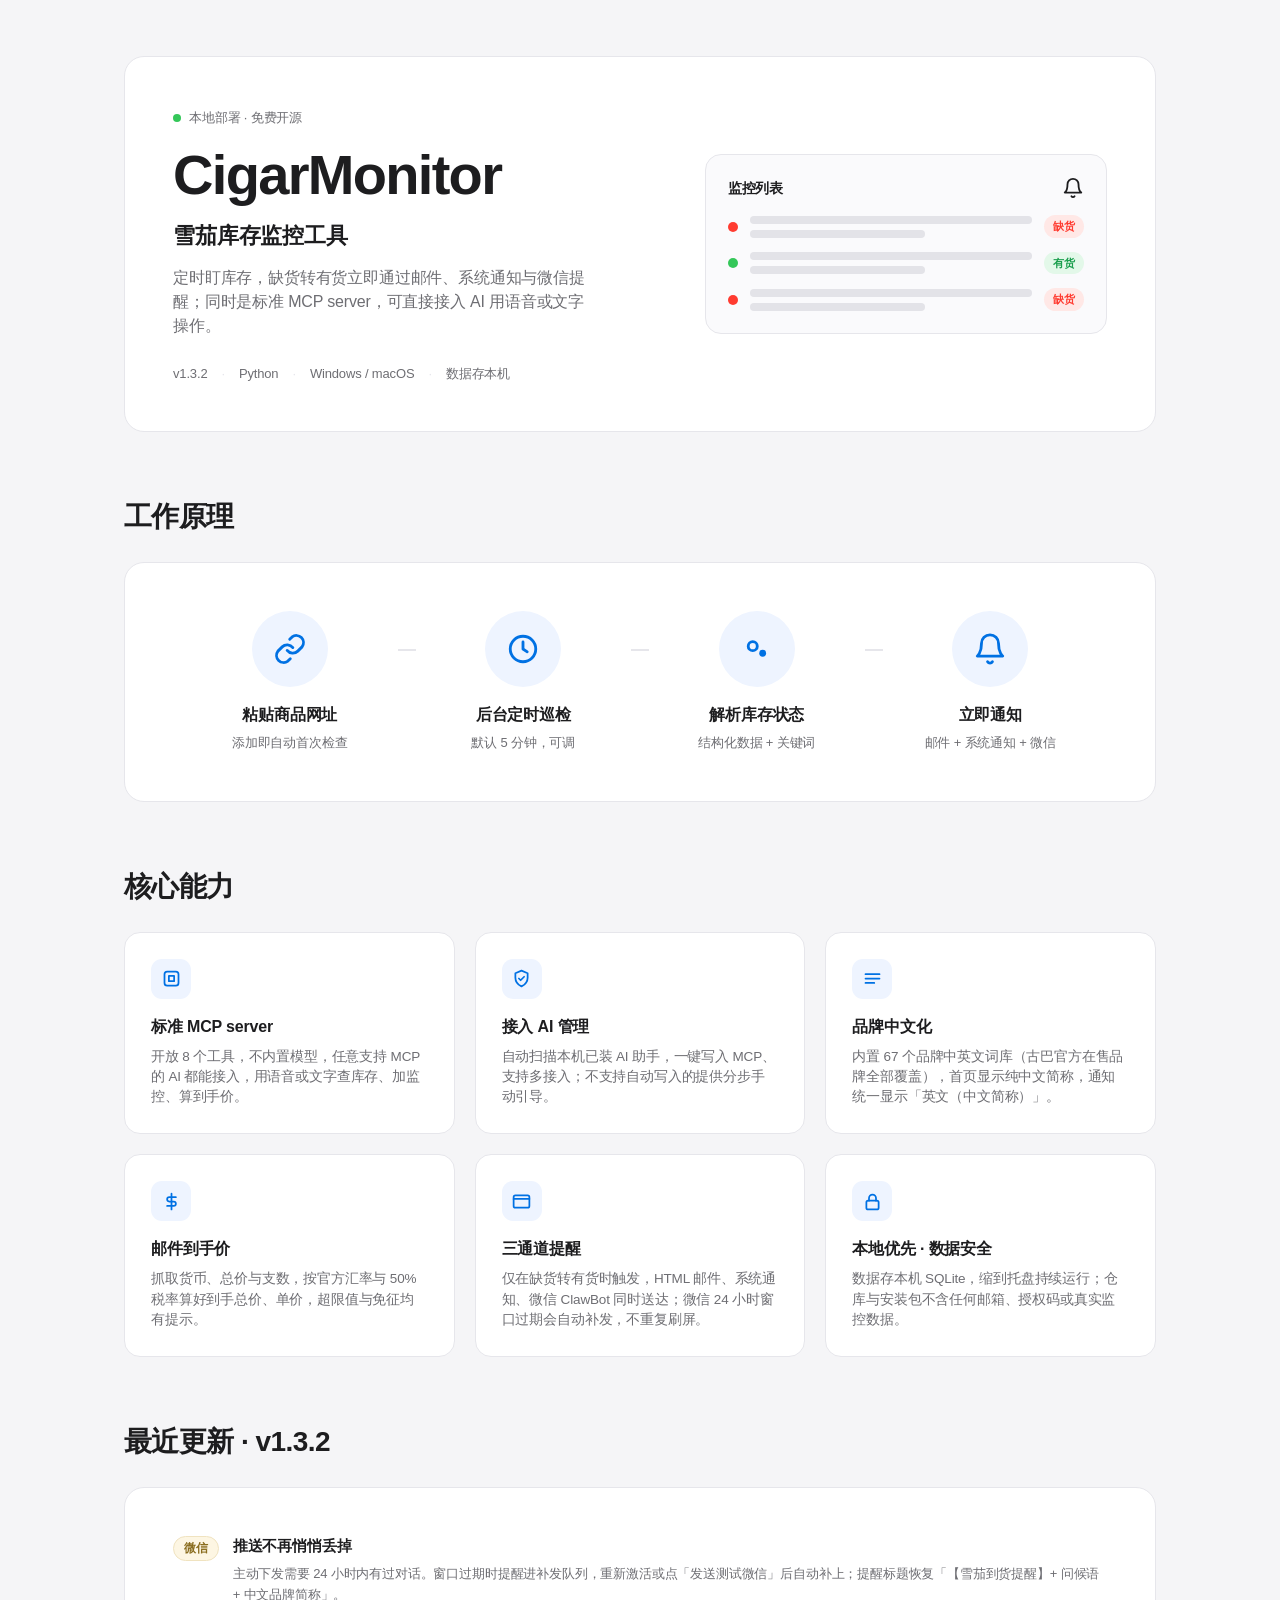
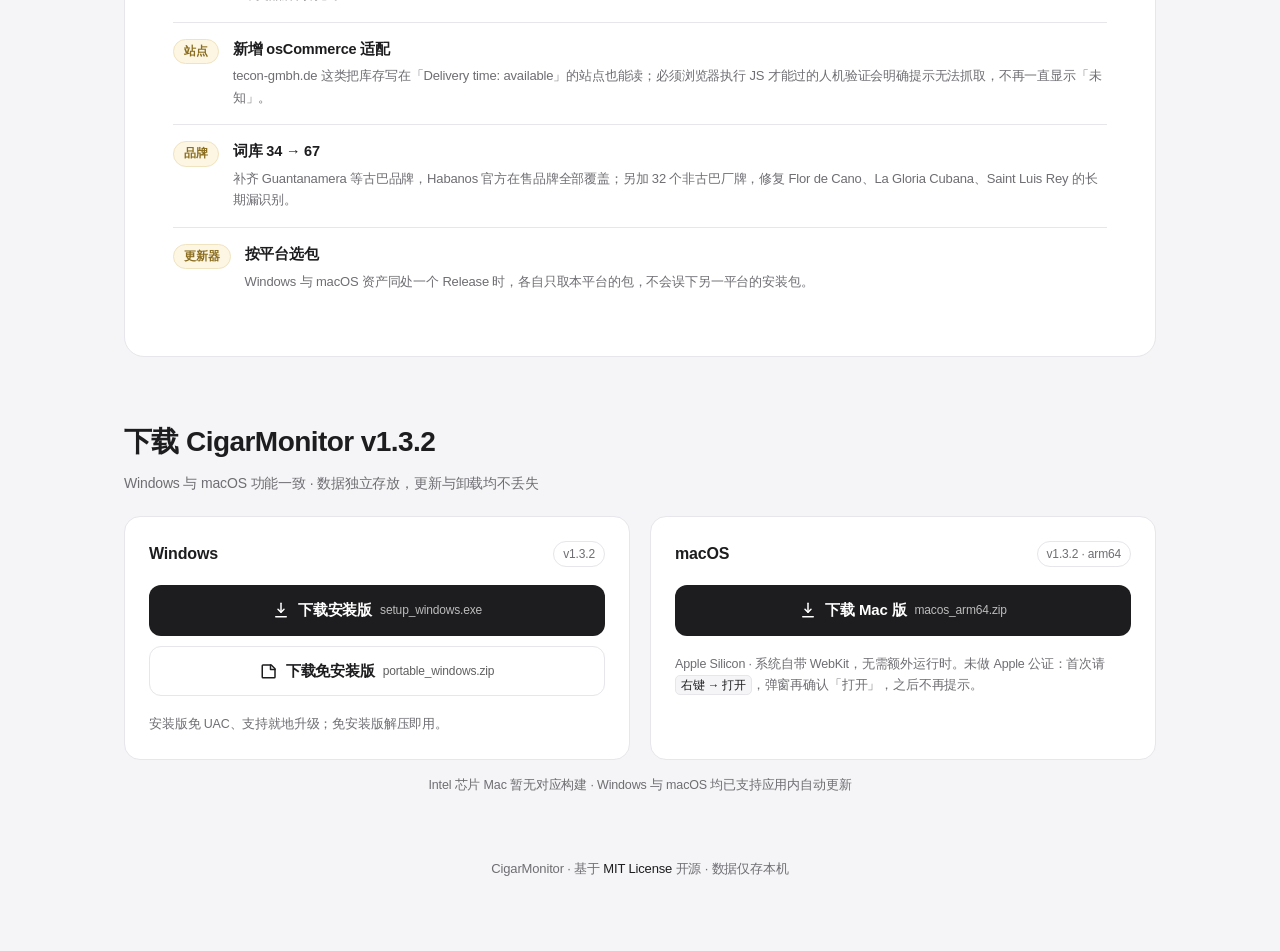
<file: index.html>
<!DOCTYPE html>
<html lang="zh-CN">
<head>
<meta charset="UTF-8">
<meta name="viewport" content="width=device-width, initial-scale=1">
<title>CigarMonitor · 雪茄库存监控工具</title>
<link rel="icon" href="data:image/svg+xml,%3Csvg xmlns='http://www.w3.org/2000/svg' viewBox='0 0 32 32'%3E%3Crect width='32' height='32' rx='7' fill='%23111'/%3E%3Cpath d='M8 20l11-11a3.5 3.5 0 015 5L13 25' stroke='%23d9a441' stroke-width='2.4' fill='none' stroke-linecap='round'/%3E%3Ccircle cx='21' cy='11' r='1.6' fill='%23f4c96b'/%3E%3C/svg%3E">
<style>
:root{
  --bg:#f5f5f7;
  --card:#ffffff;
  --ink:#1d1d1f;
  --sub:#6e6e73;
  --line:#e6e6eb;
  --green:#34c759;
  --red:#ff3b30;
  --blue:#0071e3;
  --blue-soft:#eef4ff;
  --radius:20px;
}
*{box-sizing:border-box;margin:0;padding:0}
html{-webkit-text-size-adjust:100%}
body{
  font-family:-apple-system,BlinkMacSystemFont,"SF Pro Display","SF Pro Text","Segoe UI","PingFang SC","Hiragino Sans GB","Microsoft YaHei",sans-serif;
  background:var(--bg);
  color:var(--ink);
  line-height:1.5;
  -webkit-font-smoothing:antialiased;
  letter-spacing:-.01em;
}
.wrap{max-width:1080px;margin:0 auto;padding:56px 24px 72px}
.section-head{font-size:28px;font-weight:700;letter-spacing:-.02em;margin-bottom:24px}
.card{background:var(--card);border:1px solid var(--line);border-radius:var(--radius);padding:48px}

/* ===== Hero ===== */
.hero{display:grid;grid-template-columns:1.1fr .9fr;gap:40px;align-items:center}
.eyebrow{display:inline-flex;align-items:center;gap:8px;font-size:13px;color:var(--sub);font-weight:500;margin-bottom:18px}
.eyebrow .dot{width:8px;height:8px;border-radius:50%;background:var(--green)}
.hero h1{font-size:56px;font-weight:700;letter-spacing:-.03em;line-height:1.05;margin-bottom:14px}
.hero .role{font-size:22px;font-weight:600;color:var(--ink);margin-bottom:14px}
.hero .desc{font-size:16px;color:var(--sub);max-width:420px;margin-bottom:26px}
.meta{display:flex;flex-wrap:wrap;gap:6px 14px;font-size:13px;color:var(--sub);font-variant-numeric:tabular-nums}
.meta span{display:inline-flex;align-items:center}
.meta .sep{color:var(--line)}

/* 监控列表示意 */
.mock{background:#fafafc;border:1px solid var(--line);border-radius:16px;padding:22px}
.mock-title{font-size:14px;font-weight:600;margin-bottom:16px;display:flex;justify-content:space-between;align-items:center}
.mock-title .bell{width:22px;height:22px;color:var(--ink)}
.mock-row{display:flex;align-items:center;gap:12px;margin-bottom:14px}
.mock-row:last-child{margin-bottom:0}
.mock-dot{width:10px;height:10px;border-radius:50%;flex:none}
.mock-bars{flex:1;display:flex;flex-direction:column;gap:6px}
.mock-bar{height:8px;border-radius:5px;background:#e3e3e8}
.mock-bar.short{width:62%}
.mock-badge{font-size:11px;font-weight:600;padding:3px 9px;border-radius:999px;flex:none}
.b-out{background:#ffe8e6;color:var(--red)}
.b-in{background:#e3f8e9;color:#1a9e4d}

/* ===== 工作原理 ===== */
.workflow{margin-top:64px}
.flow{display:grid;grid-template-columns:repeat(4,1fr);gap:0;align-items:start}
.flow-item{position:relative;text-align:center;padding:0 12px}
.flow-ic{width:76px;height:76px;border-radius:50%;background:var(--blue-soft);display:flex;align-items:center;justify-content:center;margin:0 auto 16px}
.flow-ic svg{width:34px;height:34px;color:var(--blue)}
.flow-item h4{font-size:16px;font-weight:600;margin-bottom:6px}
.flow-item p{font-size:13px;color:var(--sub)}
.flow-item:not(:last-child)::after{content:"";position:absolute;top:38px;right:-9px;width:18px;height:2px;background:var(--line)}

/* ===== 核心能力 ===== */
.features{margin-top:64px}
.fgrid{display:grid;grid-template-columns:repeat(3,1fr);gap:20px}
.fitem{background:var(--card);border:1px solid var(--line);border-radius:16px;padding:26px}
.fitem .fic{width:40px;height:40px;border-radius:11px;background:var(--blue-soft);display:flex;align-items:center;justify-content:center;margin-bottom:16px}
.fitem .fic svg{width:21px;height:21px;color:var(--blue)}
.fitem h4{font-size:16px;font-weight:600;margin-bottom:8px}
.fitem p{font-size:13.5px;color:var(--sub)}

/* ===== 下载 ===== */
.download{margin-top:64px}
.dl-title{font-size:28px;font-weight:700;letter-spacing:-.02em;margin-bottom:10px}
.dl-sub{font-size:14px;color:var(--sub);margin-bottom:22px;max-width:640px}
.dl-grid{display:grid;grid-template-columns:1fr 1fr;gap:20px}
.dl-col{background:var(--card);border:1px solid var(--line);border-radius:16px;padding:24px;display:flex;flex-direction:column;gap:10px}
.dl-plat{display:flex;align-items:center;gap:10px;font-size:16px;font-weight:700;margin-bottom:8px}
.dl-plat .ver{margin-left:auto;font-size:12px;font-weight:500;color:var(--sub);border:1px solid var(--line);padding:3px 9px;border-radius:999px;white-space:nowrap}
.dl-mini{font-size:12.5px;color:var(--sub);line-height:1.7;margin-top:8px}
.dl-mini .key{display:inline-block;background:var(--bg);border:1px solid var(--line);border-radius:5px;padding:0 5px;font-size:11.5px;line-height:1.6;color:var(--ink)}
.dl-note{margin-top:16px;font-size:12.5px;color:var(--sub);text-align:center}
.btn{display:inline-flex;align-items:center;justify-content:center;gap:8px;padding:13px 22px;border-radius:12px;font-size:15px;font-weight:600;text-decoration:none;border:1px solid transparent;white-space:nowrap}
.btn-primary{background:var(--ink);color:#fff}
.btn-ghost{background:#fff;color:var(--ink);border-color:var(--line)}
.btn svg{width:18px;height:18px}
.btn small{font-weight:400;opacity:.7;font-size:12px}

/* ===== 更新日志 ===== */
.logs{display:grid;gap:0}
.log-item{display:grid;grid-template-columns:auto 1fr;gap:14px;align-items:start;padding:16px 0;border-top:1px solid var(--line)}
.log-item:first-child{border-top:0;padding-top:0}
.log-tag{font-size:11.5px;font-weight:600;color:#8a6d1f;background:#fdf6e3;border:1px solid #f0e3c0;border-radius:999px;padding:3px 10px;white-space:nowrap}
.log-txt{font-size:14.5px;font-weight:600}
.log-txt span{display:block;font-size:13px;font-weight:400;color:var(--sub);margin-top:5px;line-height:1.65}

footer{margin-top:64px;text-align:center;font-size:13px;color:var(--sub)}
footer a{color:var(--ink);text-decoration:none;font-weight:500}

@media (max-width:860px){
  .wrap{padding:32px 16px 48px}
  .card{padding:28px}
  .hero{grid-template-columns:1fr;gap:28px}
  .hero h1{font-size:42px}
  .flow{grid-template-columns:repeat(2,1fr);gap:32px 0}
  .flow-item:not(:last-child)::after{display:none}
  .fgrid{grid-template-columns:1fr}
  .dl-grid{grid-template-columns:1fr}
}
@media (max-width:560px){
  .card{padding:22px}
  .flow{grid-template-columns:1fr;gap:28px}
  .flow-item{padding:0}
  .flow-ic{width:68px;height:68px}
  .hero h1{font-size:36px}
  .section-head{font-size:24px}
}
</style>
</head>
<body>
<div class="wrap">

  <!-- ===== Hero ===== -->
  <section class="card hero">
    <div>
      <div class="eyebrow"><span class="dot"></span>本地部署 · 免费开源</div>
      <h1>CigarMonitor</h1>
      <div class="role">雪茄库存监控工具</div>
      <p class="desc">定时盯库存，缺货转有货立即通过邮件、系统通知与微信提醒；同时是标准 MCP server，可直接接入 AI 用语音或文字操作。</p>
      <div class="meta">
        <span>v1.3.2</span><span class="sep">·</span>
        <span>Python</span><span class="sep">·</span>
        <span>Windows / macOS</span><span class="sep">·</span>
        <span>数据存本机</span>
      </div>
    </div>
    <div class="mock">
      <div class="mock-title">监控列表
        <svg class="bell" viewBox="0 0 24 24" fill="none" stroke="currentColor" stroke-width="2" stroke-linecap="round" stroke-linejoin="round"><path d="M18 8a6 6 0 0 0-12 0c0 7-3 9-3 9h18s-3-2-3-9"/><path d="M13.7 21a2 2 0 0 1-3.4 0"/></svg>
      </div>
      <div class="mock-row">
        <span class="mock-dot" style="background:var(--red)"></span>
        <span class="mock-bars"><span class="mock-bar"></span><span class="mock-bar short"></span></span>
        <span class="mock-badge b-out">缺货</span>
      </div>
      <div class="mock-row">
        <span class="mock-dot" style="background:var(--green)"></span>
        <span class="mock-bars"><span class="mock-bar"></span><span class="mock-bar short"></span></span>
        <span class="mock-badge b-in">有货</span>
      </div>
      <div class="mock-row">
        <span class="mock-dot" style="background:var(--red)"></span>
        <span class="mock-bars"><span class="mock-bar"></span><span class="mock-bar short"></span></span>
        <span class="mock-badge b-out">缺货</span>
      </div>
    </div>
  </section>

  <!-- ===== 工作原理 ===== -->
  <section class="workflow">
    <h2 class="section-head">工作原理</h2>
    <div class="card">
      <div class="flow">
        <div class="flow-item">
          <div class="flow-ic"><svg viewBox="0 0 24 24" fill="none" stroke="currentColor" stroke-width="2" stroke-linecap="round" stroke-linejoin="round"><path d="M10 13a5 5 0 0 0 7.5.5l3-3a5 5 0 0 0-7-7l-1.7 1.7"/><path d="M14 11a5 5 0 0 0-7.5-.5l-3 3a5 5 0 0 0 7 7l1.7-1.7"/></svg></div>
          <h4>粘贴商品网址</h4><p>添加即自动首次检查</p>
        </div>
        <div class="flow-item">
          <div class="flow-ic"><svg viewBox="0 0 24 24" fill="none" stroke="currentColor" stroke-width="2" stroke-linecap="round" stroke-linejoin="round"><circle cx="12" cy="12" r="9"/><path d="M12 7v5l3 2"/></svg></div>
          <h4>后台定时巡检</h4><p>默认 5 分钟，可调</p>
        </div>
        <div class="flow-item">
          <div class="flow-ic"><svg viewBox="0 0 24 24" fill="none" stroke="currentColor" stroke-width="2" stroke-linecap="round" stroke-linejoin="round"><circle cx="9" cy="10" r="3.2"/><circle cx="16" cy="15" r="2.4" fill="currentColor" stroke="none"/></svg></div>
          <h4>解析库存状态</h4><p>结构化数据 + 关键词</p>
        </div>
        <div class="flow-item">
          <div class="flow-ic"><svg viewBox="0 0 24 24" fill="none" stroke="currentColor" stroke-width="2" stroke-linecap="round" stroke-linejoin="round"><path d="M18 8a6 6 0 0 0-12 0c0 7-3 9-3 9h18s-3-2-3-9"/><path d="M13.7 21a2 2 0 0 1-3.4 0"/></svg></div>
          <h4>立即通知</h4><p>邮件 + 系统通知 + 微信</p>
        </div>
      </div>
    </div>
  </section>

  <!-- ===== 核心能力 ===== -->
  <section class="features">
    <h2 class="section-head">核心能力</h2>
    <div class="fgrid">
      <div class="fitem">
        <div class="fic"><svg viewBox="0 0 24 24" fill="none" stroke="currentColor" stroke-width="2" stroke-linecap="round" stroke-linejoin="round"><rect x="4" y="4" width="16" height="16" rx="3"/><path d="M9 9h6v6H9z"/></svg></div>
        <h4>标准 MCP server</h4>
        <p>开放 8 个工具，不内置模型，任意支持 MCP 的 AI 都能接入，用语音或文字查库存、加监控、算到手价。</p>
      </div>
      <div class="fitem">
        <div class="fic"><svg viewBox="0 0 24 24" fill="none" stroke="currentColor" stroke-width="2" stroke-linecap="round" stroke-linejoin="round"><path d="M12 3l7 3v5c0 4.5-3 8-7 10-4-2-7-5.5-7-10V6z"/><path d="M9 12l2 2 4-4"/></svg></div>
        <h4>接入 AI 管理</h4>
        <p>自动扫描本机已装 AI 助手，一键写入 MCP、支持多接入；不支持自动写入的提供分步手动引导。</p>
      </div>
      <div class="fitem">
        <div class="fic"><svg viewBox="0 0 24 24" fill="none" stroke="currentColor" stroke-width="2" stroke-linecap="round" stroke-linejoin="round"><path d="M4 7h16M4 12h16M4 17h10"/></svg></div>
        <h4>品牌中文化</h4>
        <p>内置 67 个品牌中英文词库（古巴官方在售品牌全部覆盖），首页显示纯中文简称，通知统一显示「英文（中文简称）」。</p>
      </div>
      <div class="fitem">
        <div class="fic"><svg viewBox="0 0 24 24" fill="none" stroke="currentColor" stroke-width="2" stroke-linecap="round" stroke-linejoin="round"><path d="M12 3v18"/><path d="M17 7H9.5a2.5 2.5 0 0 0 0 5h5a2.5 2.5 0 0 1 0 5H7"/></svg></div>
        <h4>邮件到手价</h4>
        <p>抓取货币、总价与支数，按官方汇率与 50% 税率算好到手总价、单价，超限值与免征均有提示。</p>
      </div>
      <div class="fitem">
        <div class="fic"><svg viewBox="0 0 24 24" fill="none" stroke="currentColor" stroke-width="2" stroke-linecap="round" stroke-linejoin="round"><rect x="3" y="5" width="18" height="14" rx="2"/><path d="M3 9h18"/></svg></div>
        <h4>三通道提醒</h4>
        <p>仅在缺货转有货时触发，HTML 邮件、系统通知、微信 ClawBot 同时送达；微信 24 小时窗口过期会自动补发，不重复刷屏。</p>
      </div>
      <div class="fitem">
        <div class="fic"><svg viewBox="0 0 24 24" fill="none" stroke="currentColor" stroke-width="2" stroke-linecap="round" stroke-linejoin="round"><rect x="5" y="11" width="14" height="10" rx="2"/><path d="M8 11V8a4 4 0 0 1 8 0v3"/></svg></div>
        <h4>本地优先 · 数据安全</h4>
        <p>数据存本机 SQLite，缩到托盘持续运行；仓库与安装包不含任何邮箱、授权码或真实监控数据。</p>
      </div>
    </div>
  </section>

  <!-- ===== 最近更新 ===== -->
  <section class="features">
    <h2 class="section-head">最近更新 · v1.3.2</h2>
    <div class="card">
      <div class="logs">
        <div class="log-item">
          <span class="log-tag">微信</span>
          <p class="log-txt">推送不再悄悄丢掉
            <span>主动下发需要 24 小时内有过对话。窗口过期时提醒进补发队列，重新激活或点「发送测试微信」后自动补上；提醒标题恢复「【雪茄到货提醒】+ 问候语 + 中文品牌简称」。</span>
          </p>
        </div>
        <div class="log-item">
          <span class="log-tag">站点</span>
          <p class="log-txt">新增 osCommerce 适配
            <span>tecon-gmbh.de 这类把库存写在「Delivery time: available」的站点也能读；必须浏览器执行 JS 才能过的人机验证会明确提示无法抓取，不再一直显示「未知」。</span>
          </p>
        </div>
        <div class="log-item">
          <span class="log-tag">品牌</span>
          <p class="log-txt">词库 34 → 67
            <span>补齐 Guantanamera 等古巴品牌，Habanos 官方在售品牌全部覆盖；另加 32 个非古巴厂牌，修复 Flor de Cano、La Gloria Cubana、Saint Luis Rey 的长期漏识别。</span>
          </p>
        </div>
        <div class="log-item">
          <span class="log-tag">更新器</span>
          <p class="log-txt">按平台选包
            <span>Windows 与 macOS 资产同处一个 Release 时，各自只取本平台的包，不会误下另一平台的安装包。</span>
          </p>
        </div>
      </div>
    </div>
  </section>

  <!-- ===== 下载 ===== -->
  <section class="download">
    <h3 class="dl-title">下载 CigarMonitor v1.3.2</h3>
    <p class="dl-sub">Windows 与 macOS 功能一致 · 数据独立存放，更新与卸载均不丢失</p>
    <div class="dl-grid">
      <div class="dl-col">
        <div class="dl-plat">Windows <span class="ver">v1.3.2</span></div>
        <a class="btn btn-primary" href="https://github.com/hoho77777/cigar-monitor/releases/download/v1.3.2/CigarMonitor_v1.3.2_1_setup_windows.exe">
          <svg viewBox="0 0 24 24" fill="none" stroke="currentColor" stroke-width="2" stroke-linecap="round" stroke-linejoin="round"><path d="M12 3v12"/><path d="M8 11l4 4 4-4"/><path d="M5 21h14"/></svg>
          下载安装版 <small>setup_windows.exe</small>
        </a>
        <a class="btn btn-ghost" href="https://github.com/hoho77777/cigar-monitor/releases/download/v1.3.2/CigarMonitor_v1.3.2_2_portable_windows.zip">
          <svg viewBox="0 0 24 24" fill="none" stroke="currentColor" stroke-width="2" stroke-linecap="round" stroke-linejoin="round"><path d="M4 4h11l5 5v11a1 1 0 0 1-1 1H4a1 1 0 0 1-1-1V5a1 1 0 0 1 1-1z"/><path d="M14 4v6h6"/></svg>
          下载免安装版 <small>portable_windows.zip</small>
        </a>
        <p class="dl-mini">安装版免 UAC、支持就地升级；免安装版解压即用。</p>
      </div>
      <div class="dl-col">
        <div class="dl-plat">macOS <span class="ver">v1.3.2 · arm64</span></div>
        <a class="btn btn-primary" href="https://github.com/hoho77777/cigar-monitor/releases/download/v1.3.2/CigarMonitor_v1.3.2_3_macos_arm64.zip">
          <svg viewBox="0 0 24 24" fill="none" stroke="currentColor" stroke-width="2" stroke-linecap="round" stroke-linejoin="round"><path d="M12 3v12"/><path d="M8 11l4 4 4-4"/><path d="M5 21h14"/></svg>
          下载 Mac 版 <small>macos_arm64.zip</small>
        </a>
        <p class="dl-mini">Apple Silicon · 系统自带 WebKit，无需额外运行时。未做 Apple 公证：首次请<span class="key">右键 → 打开</span>，弹窗再确认「打开」，之后不再提示。</p>
      </div>
    </div>
    <p class="dl-note">Intel 芯片 Mac 暂无对应构建 · Windows 与 macOS 均已支持应用内自动更新</p>
  </section>

  <footer>
    CigarMonitor · 基于 <a href="https://github.com/hoho77777/cigar-monitor">MIT License</a> 开源 · 数据仅存本机
  </footer>

</div>
</body>
</html>
</file>
